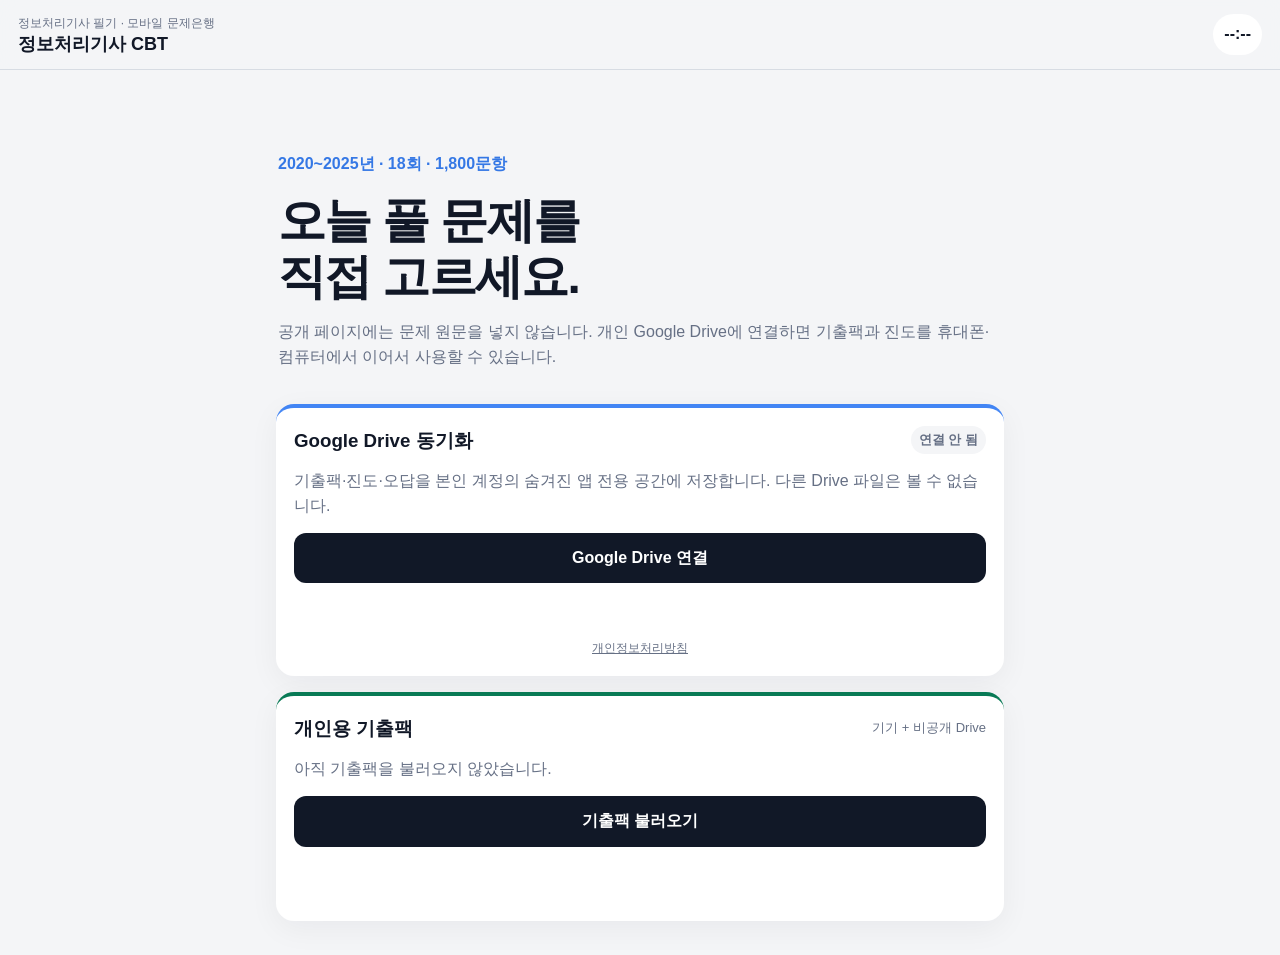
<file: index.html>
<!doctype html>
<html lang="ko">
<head>
  <meta charset="utf-8">
  <meta name="viewport" content="width=device-width,initial-scale=1,viewport-fit=cover">
  <meta name="theme-color" content="#111827">
  <meta name="description" content="정보처리기사 필기 모바일 CBT - 개인용 기출팩 학습">
  <link rel="manifest" href="manifest.webmanifest">
  <link rel="stylesheet" href="app.css?v=20260822c">
  <title>정보처리기사 CBT</title>
</head>
<body>
  <header class="topbar">
    <div><p class="eyebrow">정보처리기사 필기 · 모바일 문제은행</p><h1>정보처리기사 CBT</h1></div>
    <div class="topbar-actions"><div class="timer"><span id="timer">--:--</span></div><button id="quick-next-button" class="quick-next hidden" type="button">다음 →</button></div>
  </header>

  <main>
    <section id="start-screen" class="screen active">
      <div class="hero compact">
        <p class="kicker">2020~2025년 · 18회 · 1,800문항</p>
        <h2>오늘 풀 문제를<br>직접 고르세요.</h2>
        <p>공개 페이지에는 문제 원문을 넣지 않습니다. 개인 Google Drive에 연결하면 기출팩과 진도를 휴대폰·컴퓨터에서 이어서 사용할 수 있습니다.</p>
      </div>

      <section class="picker-card drive-card">
        <div class="section-title"><h3>Google Drive 동기화</h3><span id="drive-badge">연결 안 됨</span></div>
        <p class="pack-summary">기출팩·진도·오답을 본인 계정의 숨겨진 앱 전용 공간에 저장합니다. 다른 Drive 파일은 볼 수 없습니다.</p>
        <div class="drive-actions"><button id="drive-connect" class="primary">Google Drive 연결</button><button id="drive-sync-now" class="secondary hidden">지금 동기화</button></div>
        <p id="drive-status" class="status" aria-live="polite"></p>
        <a class="privacy-link" href="privacy.html">개인정보처리방침</a>
      </section>

      <section class="picker-card import-card">
        <div class="section-title"><h3>개인용 기출팩</h3><span>기기 + 비공개 Drive</span></div>
        <p id="pack-summary" class="pack-summary">아직 기출팩을 불러오지 않았습니다.</p>
        <input id="private-pack-input" class="sr-only" type="file" accept="application/json,.json">
        <label class="primary import-button" for="private-pack-input">기출팩 불러오기</label>
        <button id="clear-pack" class="ghost danger wide hidden">이 기기에서 기출팩 삭제</button>
        <p id="pack-status" class="status"></p>
      </section>

      <div id="bank-controls" class="hidden">

      <section class="picker-card priority-card">
        <div class="section-title"><h3>오늘 복습 TOP20</h3><span>오답·정답률·출제 빈도</span></div>
        <p class="source-note">최근 오답을 우선하고, 보유 기출 최근 6회의 출제 빈도를 함께 반영합니다.</p>
        <div id="daily-priorities" class="daily-priorities"></div>
      </section>

      <section class="picker-card mode-card">
        <div class="section-title"><h3>풀이 방법</h3><span>먼저 선택</span></div>
        <div class="mode-picker" role="radiogroup" aria-label="풀이 방법">
          <label class="mode-option">
            <input type="radio" name="solve-mode" value="study" checked>
            <span class="mode-icon">📖</span>
            <span><strong>해설 보며 풀기</strong><small>답을 고르면 바로 정답표와 문항 설명을 확인합니다.</small></span>
          </label>
          <label class="mode-option">
            <input type="radio" name="solve-mode" value="exam">
            <span class="mode-icon">⏱️</span>
            <span><strong>실전 시험처럼</strong><small>제출 전까지 정답과 해설을 숨기고 시간을 측정합니다.</small></span>
          </label>
        </div>
      </section>

      <section class="picker-card subject-card">
        <div class="section-title"><h3>과목 선택</h3><span>복수 선택 가능</span></div>
        <div id="subject-picker" class="chapter-picker"></div>
        <div class="picker-actions"><button id="select-all-subjects" class="ghost compact-button">전체 선택</button><button id="clear-subjects" class="ghost compact-button">선택 해제</button></div>
        <label class="select-row" for="subject-question-count">문제 수
          <select id="subject-question-count"><option value="10">10문제</option><option value="20" selected>20문제</option><option value="40">40문제</option><option value="100">100문제</option></select>
        </label>
        <button id="subject-start" class="primary wide">선택한 과목 풀기</button>
        <p id="subject-status" class="status"></p>
      </section>

      <section class="picker-card">
        <div class="section-title"><h3>회차별 모의고사</h3><span id="set-count-label"></span></div>
        <div id="set-grid" class="set-grid"></div>
        <p class="source-note">각 회차는 100문항이며 5과목이 과목별 20문항씩 구성됩니다.</p>
      </section>

      <section class="picker-card">
        <div class="section-title"><h3>세부 조건 골라 풀기</h3><span>연도·유형 필터</span></div>
        <p class="source-note">위에서 고른 과목에 연도와 문제 유형 조건을 추가합니다.</p>
        <div class="filter-label">연도</div><div id="year-picker" class="chapter-picker"></div>
        <div class="filter-label">문제 유형</div><div id="type-picker" class="chapter-picker"></div>
        <label class="select-row" for="question-count">문제 수
          <select id="question-count"><option value="10">10문제</option><option value="20" selected>20문제</option><option value="40">40문제</option><option value="100">100문제</option></select>
        </label>
        <button id="custom-start" class="primary wide">선택 범위에서 시작</button>
        <p id="filter-status" class="status"></p>
      </section>

      <div class="stack-actions">
        <button id="wrong-start" class="secondary hidden">저장된 오답 다시 풀기</button>
        <button id="resume-button" class="secondary hidden">진행 중 시험 이어 풀기</button>
      </div>
      </div>
    </section>

    <section id="quiz-screen" class="screen">
      <div class="progress-row"><span id="question-number"></span><span id="answered-count"></span></div>
      <div class="progress"><div id="progress-fill"></div></div>
      <article class="question-card">
        <div class="meta"><span id="solve-mode-badge"></span><span id="exam-name"></span><span id="subject"></span><span id="unit"></span><span id="difficulty"></span></div>
        <h2 id="question-text"></h2>
        <div id="question-layout" class="question-detail hidden"></div>
        <fieldset id="options"><legend class="sr-only">답안 선택</legend></fieldset>
        <div id="confidence-picker" class="confidence-picker hidden" aria-label="정답 확신도">
          <span>이 답에 얼마나 확신하나요?</span>
          <button type="button" data-confidence="high" class="ghost">확실해요</button>
          <button type="button" data-confidence="low" class="ghost">애매해요</button>
        </div>
        <div id="instant-feedback" class="instant-feedback hidden" aria-live="polite"></div>
      </article>
      <nav class="question-nav"><button id="prev-button" class="secondary">이전</button><button id="flag-button" class="ghost">검토</button><button id="next-button" class="primary">다음</button></nav>
      <button id="open-overview" class="overview-button">문항 전체 보기</button>
      <button id="exit-button" class="ghost danger exit-button">홈으로</button>
    </section>

    <section id="overview-screen" class="screen">
      <h2>문항 전체 보기</h2><p id="overview-summary"></p><div id="question-grid" class="question-grid"></div>
      <div class="stack-actions"><button id="return-button" class="secondary">문제로 돌아가기</button><button id="finish-button" class="primary">시험 종료 및 채점</button></div>
    </section>

    <section id="result-screen" class="screen">
      <div class="result-hero"><p id="result-label" class="kicker"></p><h2 id="result-title"></h2><p id="result-summary"></p></div>
      <section id="pass-card" class="analysis-card"></section>
      <div id="subject-results" class="chapter-results"></div>
      <section class="analysis-card"><div class="section-title"><h3>취약 개념 TOP10</h3><span>오답 + 애매한 정답</span></div><div id="weak-concepts"></div></section>
      <section class="analysis-card"><div class="section-title"><h3>보유 기출 출제 빈도</h3><span>최근 6회 기준</span></div><div id="frequency-concepts"></div></section>
      <h3>문항별 정답·해설</h3><div id="answer-review" class="wrong-answers"></div>
      <div class="stack-actions"><button id="notion-copy-button" class="primary">Notion용 개념 정리 복사</button><a class="secondary link-button" href="https://www.notion.so/3a400cdc3dea8169a52be30ca24d076c" target="_blank" rel="noopener">정보처리기사 Notion 허브 열기</a><button id="share-button" class="secondary">결과 공유</button><button id="copy-button" class="secondary">결과 복사</button><button id="download-button" class="secondary">결과 파일 저장</button><button id="reset-button" class="ghost danger">문제 선택으로</button></div>
      <p id="export-status" class="status"></p>
    </section>
  </main>

  <dialog id="finish-dialog"><h2>시험을 종료할까요?</h2><p id="finish-dialog-text"></p><div class="dialog-actions"><button id="cancel-finish" class="secondary">계속 풀기</button><button id="confirm-finish" class="primary">채점하기</button></div></dialog>
  <script src="https://accounts.google.com/gsi/client" async defer></script>
  <script src="logic.js?v=20260822c"></script>
  <script src="concept-engine.js?v=20260822c"></script>
  <script src="option-explainer.js?v=20260822c"></script>
  <script src="drive-sync.js?v=20260822c"></script>
  <script src="app.js?v=20260822c"></script>
</body>
</html>
</file>
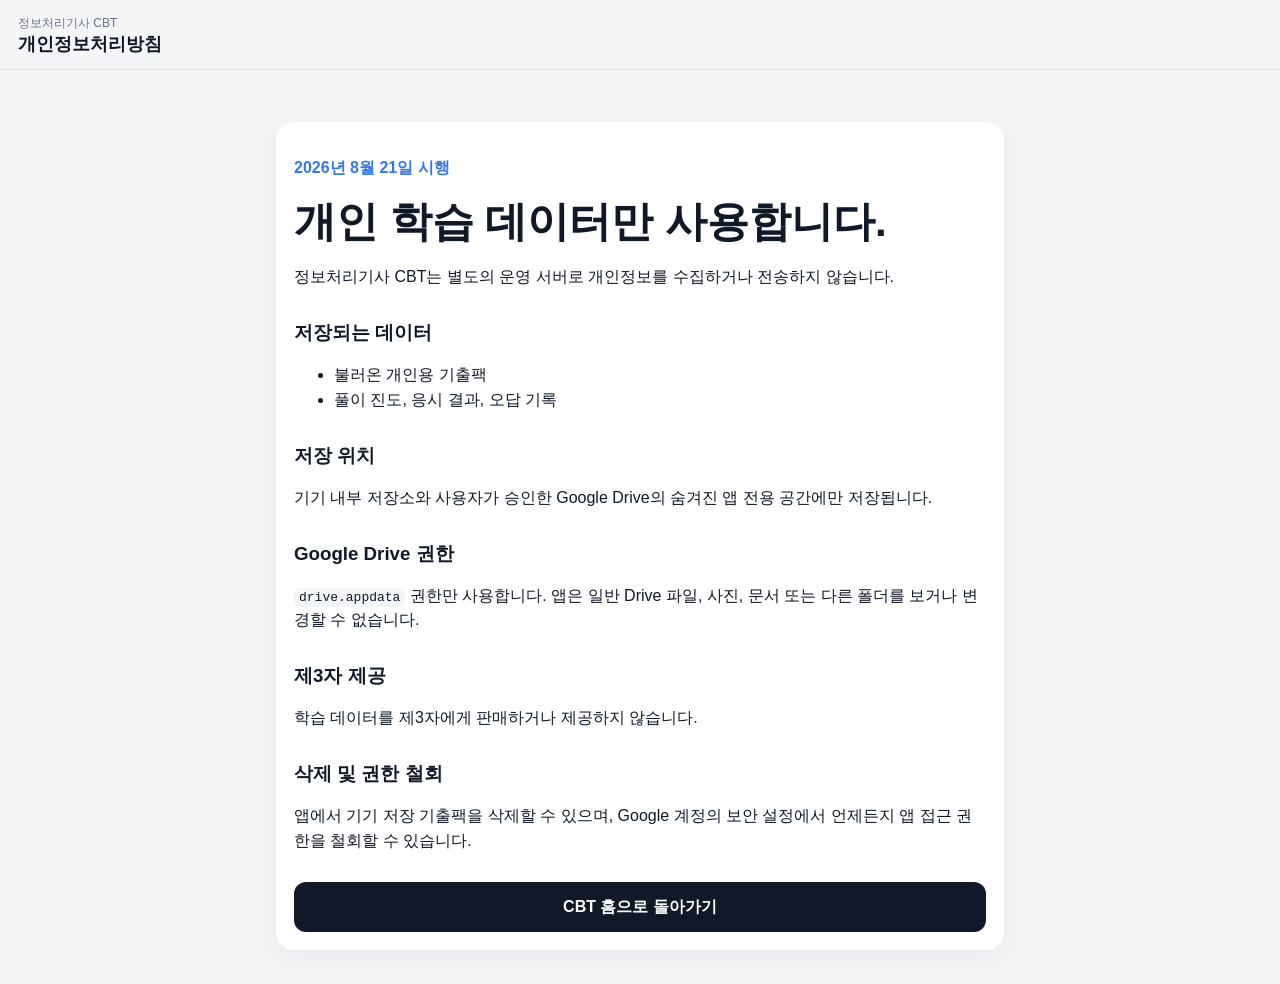
<file: privacy.html>
<!doctype html>
<html lang="ko">
<head>
  <meta charset="utf-8">
  <meta name="viewport" content="width=device-width,initial-scale=1">
  <meta name="theme-color" content="#111827">
  <link rel="stylesheet" href="app.css?v=20260821f">
  <title>개인정보처리방침 · 정보처리기사 CBT</title>
</head>
<body>
  <header class="topbar"><div><p class="eyebrow">정보처리기사 CBT</p><h1>개인정보처리방침</h1></div></header>
  <main>
    <article class="picker-card policy-card">
      <p class="kicker">2026년 8월 21일 시행</p>
      <h2>개인 학습 데이터만 사용합니다.</h2>
      <p>정보처리기사 CBT는 별도의 운영 서버로 개인정보를 수집하거나 전송하지 않습니다.</p>
      <h3>저장되는 데이터</h3>
      <ul><li>불러온 개인용 기출팩</li><li>풀이 진도, 응시 결과, 오답 기록</li></ul>
      <h3>저장 위치</h3>
      <p>기기 내부 저장소와 사용자가 승인한 Google Drive의 숨겨진 앱 전용 공간에만 저장됩니다.</p>
      <h3>Google Drive 권한</h3>
      <p><code>drive.appdata</code> 권한만 사용합니다. 앱은 일반 Drive 파일, 사진, 문서 또는 다른 폴더를 보거나 변경할 수 없습니다.</p>
      <h3>제3자 제공</h3>
      <p>학습 데이터를 제3자에게 판매하거나 제공하지 않습니다.</p>
      <h3>삭제 및 권한 철회</h3>
      <p>앱에서 기기 저장 기출팩을 삭제할 수 있으며, Google 계정의 보안 설정에서 언제든지 앱 접근 권한을 철회할 수 있습니다.</p>
      <a class="primary policy-home" href="./">CBT 홈으로 돌아가기</a>
    </article>
  </main>
</body>
</html>
</file>
<file: app.css>
:root {
  color-scheme: light;
  --bg: #f4f5f7;
  --surface: #ffffff;
  --ink: #111827;
  --muted: #667085;
  --line: #d7dce3;
  --primary: #111827;
  --primary-ink: #ffffff;
  --accent: #e7f0ff;
  --accent-line: #3578e5;
  --good: #087a55;
  --bad: #b42318;
  --warn: #9a6700;
  --radius: 18px;
}

* { box-sizing: border-box; }
body {
  margin: 0;
  background: var(--bg);
  color: var(--ink);
  font-family: -apple-system, BlinkMacSystemFont, "Segoe UI", "Noto Sans KR", sans-serif;
  line-height: 1.55;
}
button, input, select { font: inherit; }
button { min-height: 48px; cursor: pointer; }
button:focus-visible, input:focus-visible { outline: 3px solid #77a8ff; outline-offset: 2px; }
.topbar {
  position: sticky;
  top: 0;
  z-index: 5;
  display: flex;
  justify-content: space-between;
  align-items: center;
  gap: 16px;
  padding: 14px max(18px, env(safe-area-inset-right)) 14px max(18px, env(safe-area-inset-left));
  background: color-mix(in srgb, var(--bg) 92%, transparent);
  backdrop-filter: blur(14px);
  border-bottom: 1px solid var(--line);
}
.topbar h1 { margin: 1px 0 0; font-size: 18px; line-height: 1.2; }
.eyebrow { margin: 0; color: var(--muted); font-size: 12px; }
.timer { padding: 8px 11px; border-radius: 999px; background: var(--surface); font-variant-numeric: tabular-nums; font-weight: 700; }
.topbar-actions{display:flex;align-items:center;gap:7px}
.quick-next{min-height:40px;padding:8px 12px;border:0;border-radius:11px;background:var(--primary);color:var(--primary-ink);font-size:13px;font-weight:800;white-space:nowrap;box-shadow:0 5px 16px rgba(17,24,39,.16)}
@media (max-width:480px){.topbar:has(.quick-next:not(.hidden)) .timer{display:none}}
main { width: min(100%, 760px); margin: 0 auto; padding: 22px 16px calc(34px + env(safe-area-inset-bottom)); }
.screen { display: none; }
.screen.active { display: block; }
.hero, .result-hero { padding: 30px 2px 12px; }
.hero h2, .result-hero h2 { margin: 8px 0 16px; font-size: clamp(28px, 8vw, 48px); line-height: 1.16; letter-spacing: -0.035em; }
.hero p, .result-hero p { color: var(--muted); }
.kicker { color: var(--accent-line) !important; font-weight: 700; }
.hidden { display: none !important; }
.primary, .secondary, .ghost, .overview-button {
  border-radius: 12px;
  padding: 12px 17px;
  border: 1px solid transparent;
  font-weight: 700;
}
.primary { background: var(--primary); color: var(--primary-ink); }
.secondary { background: var(--surface); color: var(--ink); border-color: var(--line); }
.ghost { background: transparent; color: var(--muted); }
.danger { color: var(--bad); }
.hero > button { width: 100%; margin-top: 10px; }
.hero.compact { padding-bottom: 2px; }
.picker-card { margin-top: 16px; padding: 18px; border-radius: var(--radius); background: var(--surface); box-shadow: 0 8px 30px rgba(17,24,39,.05); }
.import-card { border-top: 4px solid var(--good); }
.drive-card { border-top: 4px solid #4285f4; }
.drive-actions { display: grid; grid-template-columns: 1fr; gap: 8px; }
.drive-actions:has(#drive-sync-now:not(.hidden)) { grid-template-columns: 1fr 1fr; }
#drive-badge { display:inline-flex;align-items:center;padding:4px 8px;border-radius:999px;background:var(--bg);font-weight:700; }
#drive-badge.connected { color:var(--good);background:color-mix(in srgb,var(--good) 12%,var(--surface)); }
#drive-status.good { color:var(--good); }
#drive-status.bad { color:var(--bad); }
.privacy-link { display:block;color:var(--muted);font-size:12px;text-align:center; }
.policy-card h2 { margin:8px 0 18px;font-size:clamp(26px,7vw,42px);line-height:1.2; }
.policy-card h3 { margin:28px 0 8px; }
.policy-card code { padding:2px 5px;border-radius:5px;background:var(--bg); }
.policy-home { display:flex;justify-content:center;margin-top:28px;text-decoration:none; }
.pack-summary { margin: 0 0 14px; color: var(--muted); }
.import-button { display: flex; align-items: center; justify-content: center; min-height: 48px; border-radius: 12px; padding: 12px 17px; font-weight: 700; cursor: pointer; }
.mode-card { border: 2px solid color-mix(in srgb, var(--accent-line) 42%, var(--line)); }
.mode-picker { display: grid; gap: 9px; }
.mode-option { display: grid; grid-template-columns: 20px 36px 1fr; gap: 10px; align-items: center; min-height: 78px; padding: 12px; border: 1px solid var(--line); border-radius: 13px; cursor: pointer; }
.mode-option:has(input:checked) { border-color: var(--accent-line); background: var(--accent); box-shadow: inset 0 0 0 1px var(--accent-line); }
.mode-option input { width: 19px; height: 19px; accent-color: var(--accent-line); }
.mode-icon { font-size: 25px; text-align: center; }
.mode-option strong, .mode-option small { display: block; }
.mode-option small { margin-top: 3px; color: var(--muted); font-size: 12px; line-height: 1.4; }
.subject-card { border-top: 4px solid var(--accent-line); }
.picker-actions { display: flex; justify-content: flex-end; gap: 2px; margin-top: 5px; }
.compact-button { min-height: 36px; padding: 5px 9px; font-size: 12px; }
.section-title { display:flex; justify-content:space-between; align-items:center; gap:12px; margin-bottom:14px; }
.section-title h3 { margin:0; }
.section-title span { color:var(--muted); font-size:13px; }
.set-grid { display:grid; grid-template-columns:repeat(4,1fr); gap:8px; }
.set-button { min-width:0; min-height:50px; padding:8px 4px; border:1px solid var(--line); border-radius:11px; background:var(--bg); color:var(--ink); font-weight:700; }
.set-button.curated { border-color:var(--accent-line); background:var(--accent); }
.set-button.official { color:#fff; background:#1775d1; border-color:#1775d1; }
.set-button.locked { color:var(--muted); background:#eef1f4; border-color:var(--line); cursor:not-allowed; opacity:.72; }
.set-button small { display:block; margin-top:1px; font-size:9px; font-weight:500; opacity:.76; }
.official-links { display:grid; grid-template-columns:1fr 1fr; gap:8px; margin-top:12px; padding:13px; border-radius:11px; background:var(--bg); }
.official-links strong,.official-links p { grid-column:1/-1; margin:0; }
.official-links a { padding:10px; border-radius:9px; background:var(--surface); color:var(--accent-line); text-align:center; font-weight:700; text-decoration:none; border:1px solid var(--line); }
.official-links p { color:var(--muted); font-size:12px; }
.chapter-picker { display:grid; grid-template-columns:1fr 1fr; gap:8px; }
.chapter-check { display:flex; align-items:center; gap:8px; min-height:44px; padding:9px; border:1px solid var(--line); border-radius:10px; font-size:13px; }
.chapter-check:has(input:checked) { border-color:var(--accent-line); background:var(--accent); }
.chapter-check input { width:18px; height:18px; accent-color:var(--accent-line); }
.select-row { display:flex; align-items:center; justify-content:space-between; margin-top:12px; }
.select-row select { min-height:42px; padding:7px 30px 7px 11px; border:1px solid var(--line); border-radius:9px; color:var(--ink); background:var(--surface); }
.wide { width:100%; margin-top:12px; }
.multi-hint { display:inline-block; margin:14px 0 0; padding:5px 9px; border-radius:99px; color:var(--warn); background:#fff5ce; font-size:12px; font-weight:700; }
.progress-row { display: flex; justify-content: space-between; color: var(--muted); font-size: 14px; }
.progress { height: 5px; margin: 9px 0 18px; overflow: hidden; border-radius: 99px; background: var(--line); }
#progress-fill { height: 100%; width: 0; background: var(--accent-line); transition: width .2s ease; }
.question-card { padding: 22px 18px; border-radius: var(--radius); background: var(--surface); box-shadow: 0 8px 30px rgba(17,24,39,.06); }
.meta { display: flex; flex-wrap: wrap; gap: 7px; color: var(--muted); font-size: 12px; }
.meta span { padding: 4px 8px; border-radius: 999px; background: var(--bg); }
.question-card h2 { margin: 16px 0 20px; font-size: clamp(20px, 5.6vw, 27px); line-height: 1.42; letter-spacing: -0.018em; white-space: pre-line; }
.question-detail { margin: 16px 0 20px; font-size: 17px; line-height: 1.62; }
.question-detail > :first-child { margin-top: 0; }
.question-detail > :last-child { margin-bottom: 0; }
.question-detail h2 { margin: 14px 0; }
.question-detail p { margin: 11px 0; }
.question-detail ul,
.question-detail ol { margin: 10px 0; padding-left: 24px; }
.question-detail li + li { margin-top: 6px; }
.question-table-wrap { width: 100%; margin: 14px 0; overflow-x: auto; border: 1px solid var(--line); border-radius: 12px; -webkit-overflow-scrolling: touch; }
.question-table { width: 100%; min-width: 560px; border-collapse: collapse; background: var(--surface); font-size: 14px; line-height: 1.4; }
.question-table th,
.question-table td { padding: 10px 9px; border-right: 1px solid var(--line); border-bottom: 1px solid var(--line); text-align: center; white-space: nowrap; }
.question-table th:first-child,
.question-table td:first-child { position: sticky; left: 0; z-index: 1; background: #f7f8fb; text-align: left; font-weight: 700; }
.question-table tr:last-child th,
.question-table tr:last-child td { border-bottom: 0; }
.question-table th:last-child,
.question-table td:last-child { border-right: 0; }
.question-diagram { display: block; width: 100%; height: auto; margin: 14px 0; border: 1px solid var(--line); border-radius: 12px; background: white; }
.question-source-link { display: block; color: inherit; }
.question-source-image { cursor: zoom-in; }
.question-note { padding: 10px 12px; border-left: 4px solid var(--accent-line); border-radius: 8px; background: var(--accent); }
fieldset { min-width: 0; margin: 0; padding: 0; border: 0; }
.option { display: grid; grid-template-columns: 24px 1fr; gap: 11px; align-items: start; margin-top: 10px; padding: 14px; border: 1px solid var(--line); border-radius: 13px; background: var(--surface); }
.option:has(input:checked) { border-color: var(--accent-line); background: var(--accent); }
.option input { width: 20px; height: 20px; margin: 2px 0 0; accent-color: var(--accent-line); }
.option label { cursor: pointer; line-height: 1.55; white-space: pre-line; }
.instant-feedback { margin-top: 18px; padding: 16px; border: 1px solid var(--line); border-radius: 14px; background: var(--bg); }
.instant-feedback.correct { border-color: color-mix(in srgb, var(--good) 55%, var(--line)); }
.instant-feedback.incorrect { border-color: color-mix(in srgb, var(--bad) 55%, var(--line)); }
.feedback-title { display: flex; align-items:center; justify-content: space-between; gap: 10px; padding-bottom: 10px; border-bottom: 1px solid var(--line); }
.feedback-title>div{display:grid;gap:3px}
.instant-feedback.correct .feedback-title strong { color: var(--good); }
.instant-feedback.incorrect .feedback-title strong { color: var(--bad); }
.feedback-title span { color: var(--muted); font-size: 13px; font-weight: 700; }
.feedback-next{flex:none;min-height:38px;padding:7px 11px;border-radius:10px;background:var(--primary);color:var(--primary-ink);font-size:.82rem}
.instant-feedback p { margin: 12px 0 0; }
.question-nav { display: grid; grid-template-columns: 1fr auto 1fr; gap: 8px; margin-top: 14px; }
.question-nav button:last-child { justify-self: stretch; }
.overview-button { width: 100%; margin-top: 8px; background: transparent; color: var(--muted); }
.question-grid { display: grid; grid-template-columns: repeat(5, 1fr); gap: 8px; margin: 18px 0; }
.question-grid button { min-width: 0; padding: 0; border: 1px solid var(--line); border-radius: 10px; background: var(--surface); color: var(--ink); }
.question-grid button.answered { background: var(--primary); color: var(--primary-ink); border-color: var(--primary); }
.question-grid button.flagged { box-shadow: inset 0 -4px 0 #f5b942; }
.stack-actions { display: grid; gap: 9px; margin-top: 20px; }
.chapter-results { display: grid; gap: 10px; margin: 12px 0 30px; }
.chapter-row { display: grid; grid-template-columns: 1fr auto; gap: 9px; padding: 13px 0; border-bottom: 1px solid var(--line); }
.chapter-bar { grid-column: 1 / -1; height: 5px; border-radius: 99px; background: var(--line); overflow: hidden; }
.chapter-bar span { display: block; height: 100%; background: var(--accent-line); }
.wrong-answers { display: grid; gap: 12px; }
.wrong { padding: 17px; border-radius: 14px; background: var(--surface); }
.wrong h4 { margin: 0 0 8px; font-size: 16px; }
.wrong p { margin: 6px 0; }
.wrong .explanation { color: var(--muted); }
.answer-good { color: var(--good); font-weight: 700; }
.answer-bad { color: var(--bad); font-weight: 700; }
.status { min-height: 24px; color: var(--muted); text-align: center; }
dialog { width: min(calc(100% - 32px), 440px); padding: 22px; border: 0; border-radius: 18px; color: var(--ink); background: var(--surface); }
dialog::backdrop { background: rgba(17,24,39,.55); }
.dialog-actions { display: grid; grid-template-columns: 1fr 1fr; gap: 8px; }
.sr-only { position: absolute; width: 1px; height: 1px; overflow: hidden; clip: rect(0,0,0,0); white-space: nowrap; }

@media (min-width: 640px) {
  main { padding-top: 36px; }
  .question-grid { grid-template-columns: repeat(10, 1fr); }
  .question-card { padding: 30px; }
  .set-grid { grid-template-columns:repeat(5,1fr); }
  .chapter-picker { grid-template-columns:repeat(3,1fr); }
}

@media (prefers-color-scheme: dark) {
  :root { color-scheme: dark; --bg:#0c111b; --surface:#151c28; --ink:#f4f6f9; --muted:#a7b0c0; --line:#303949; --primary:#f4f6f9; --primary-ink:#111827; --accent:#172b49; --accent-line:#79aaff; }
}

.filter-label{margin:18px 0 8px;font-weight:800;color:var(--ink);font-size:.9rem}
.exit-button{margin-top:10px;width:100%}
.option-reason-list{display:grid;gap:10px;margin:12px 0 0;padding:0;list-style:none}
.option-reasons h4{display:flex;align-items:center;justify-content:space-between;gap:8px}
.option-reasons h4 small{color:var(--muted);font-size:.72rem;font-weight:700}
.option-reason-list li{padding:0;border:1px solid var(--line);border-left:4px solid #d14b4b;border-radius:12px;background:var(--bg);line-height:1.55;overflow:hidden}
.option-reason-list li.reason-correct{border-left-color:#12805c;background:rgba(18,128,92,.08)}
.option-reason-list summary{display:grid;grid-template-columns:1fr auto;align-items:center;gap:10px;min-height:54px;padding:10px 12px;cursor:pointer;list-style:none}
.option-reason-list summary::-webkit-details-marker{display:none}
.option-reason-list summary:after{content:'＋';grid-column:2;color:var(--muted);font-weight:900}
.option-reason-list details[open] summary:after{content:'－'}
.option-reason-list summary strong{grid-row:1/3;line-height:1.4}
.option-reason-list summary span{grid-column:2;justify-self:end;padding:3px 8px;border-radius:999px;background:#fde7e7;color:#9d2525;font-size:.72rem;font-weight:800}
.reason-correct summary span{background:#dff4ec;color:#087354}
.reason-body{padding:0 12px 12px;border-top:1px solid var(--line)}
.option-reason-list p{margin:8px 0 4px}
.option-reason-list p b{display:block;margin-bottom:3px;color:var(--ink);font-size:.8rem}
.option-reason-list small{color:var(--muted);font-weight:700}
.keyword-explanation{margin:12px 0 0;padding:13px 14px;border:1px solid color-mix(in srgb,var(--accent-line) 45%,var(--line));border-radius:12px;background:var(--accent)}
.keyword-explanation h4{margin:0 0 7px;font-size:1.02rem}
.keyword-explanation ul{display:grid;gap:3px;margin:0;padding-left:19px;line-height:1.48}
.keyword-explanation li{padding-left:2px}
.answer-contrast{margin-top:10px;padding-top:9px;border-top:1px solid color-mix(in srgb,var(--accent-line) 25%,transparent)}
.answer-contrast strong{display:block;line-height:1.45}
.answer-contrast p{margin:4px 0 0!important;line-height:1.48}
.study-more{margin-top:14px;border:1px solid var(--line);border-radius:12px;background:var(--surface);overflow:hidden}
.study-more>summary{padding:12px 14px;cursor:pointer;font-weight:850;list-style:none}
.study-more>summary::-webkit-details-marker{display:none}
.study-more>summary:after{content:'＋';float:right;color:var(--muted)}
.study-more[open]>summary:after{content:'－'}
.study-more[open]{padding:0 14px 14px}.study-more[open]>summary{margin:0 -14px;padding:12px 14px;border-bottom:1px solid var(--line)}
.review-clue{padding:12px 14px;background:var(--accent);border-left:4px solid var(--accent-line);border-radius:8px;margin:12px 0}
.source-badge{display:inline-flex;align-items:center;padding:4px 8px;border-radius:999px;background:var(--bg);color:var(--muted);font-size:.78rem;font-weight:700}
.question-layout pre{white-space:pre-wrap;overflow:auto;background:#111827;color:#f9fafb;padding:14px;border-radius:12px;font-size:.9rem}
.question-layout table{width:100%;border-collapse:collapse;margin:12px 0;font-size:.9rem}
.question-layout th,.question-layout td{border:1px solid var(--line);padding:8px;text-align:left}
.question-layout img{max-width:100%;height:auto;border-radius:10px}
.private-question-image{display:block;width:100%;border:1px solid var(--line);background:#fff}
.confidence-picker{display:flex;flex-wrap:wrap;align-items:center;gap:7px;margin-top:15px;padding:11px;border:1px dashed var(--line);border-radius:12px}
.confidence-picker span{flex:1 1 100%;color:var(--muted);font-size:.84rem;font-weight:700}
.confidence-picker button{min-height:38px;padding:7px 12px}
.confidence-picker button.active{background:var(--accent);border-color:var(--accent-line);color:var(--accent-line)}
.feedback-section{margin-top:14px;padding-top:2px}
.feedback-section h4{margin:0 0 7px;font-size:.93rem}
.feedback-section ul{margin:0;padding-left:20px}
.feedback-section li{margin:4px 0;line-height:1.5}
.memory-point{display:grid;gap:4px;margin:13px 0;padding:12px 14px;border-left:4px solid #f3a712;border-radius:9px;background:#fff7da}
.memory-point span{line-height:1.5}
.keyword-tags{display:flex;flex-wrap:wrap;gap:6px;margin-top:12px}
.keyword-tags span,.uncertain-badge{display:inline-flex;padding:4px 8px;border-radius:999px;background:var(--accent);color:var(--accent-line);font-size:.76rem;font-weight:800}
.uncertain-badge{margin-left:5px;background:#fff2c8;color:#946200}
.analysis-card{margin:12px 0 22px;padding:17px;border-radius:15px;background:var(--surface);box-shadow:0 7px 24px rgba(17,24,39,.05)}
.pass-card{display:grid;gap:5px;border-left:5px solid var(--accent-line)}
.pass-card strong{font-size:1.15rem}.pass-card span{color:var(--muted);font-size:.85rem}
.pass-card.passed{border-color:var(--good)}.pass-card.failed{border-color:var(--bad)}
.concept-row{display:grid;grid-template-columns:1fr auto;gap:4px 10px;padding:11px 0;border-bottom:1px solid var(--line)}
.concept-row:last-child{border-bottom:0}.concept-row small{grid-column:1;color:var(--muted);line-height:1.4}
.priority,.frequency{grid-column:2;grid-row:1/3;align-self:center;padding:5px 8px;border-radius:99px;font-size:.72rem;font-weight:800}
.priority.high,.frequency.high{color:#a51d1d;background:#ffe4e4}.priority.medium,.frequency.medium{color:#8a6200;background:#fff2c8}.priority.low,.frequency.low{color:#277155;background:#def6eb}
.empty-analysis{color:var(--muted);text-align:center}
.link-button{display:flex;align-items:center;justify-content:center;text-decoration:none}
.priority-card{border-top:4px solid #f3a712}
.daily-priorities{max-height:440px;overflow:auto;border-top:1px solid var(--line)}
.daily-row{display:grid;grid-template-columns:1fr auto;gap:3px 10px;padding:10px 0;border-bottom:1px solid var(--line)}
.daily-row small{grid-column:1;color:var(--muted);line-height:1.4}.daily-row .frequency{grid-column:2;grid-row:1/3;align-self:center}
@media (prefers-color-scheme:dark){.memory-point{background:#332b17}.priority.high,.frequency.high{background:#452323;color:#ffaaaa}.priority.medium,.frequency.medium{background:#443818;color:#ffd96a}.priority.low,.frequency.low{background:#173c32;color:#8fe0c4}}
</file>
